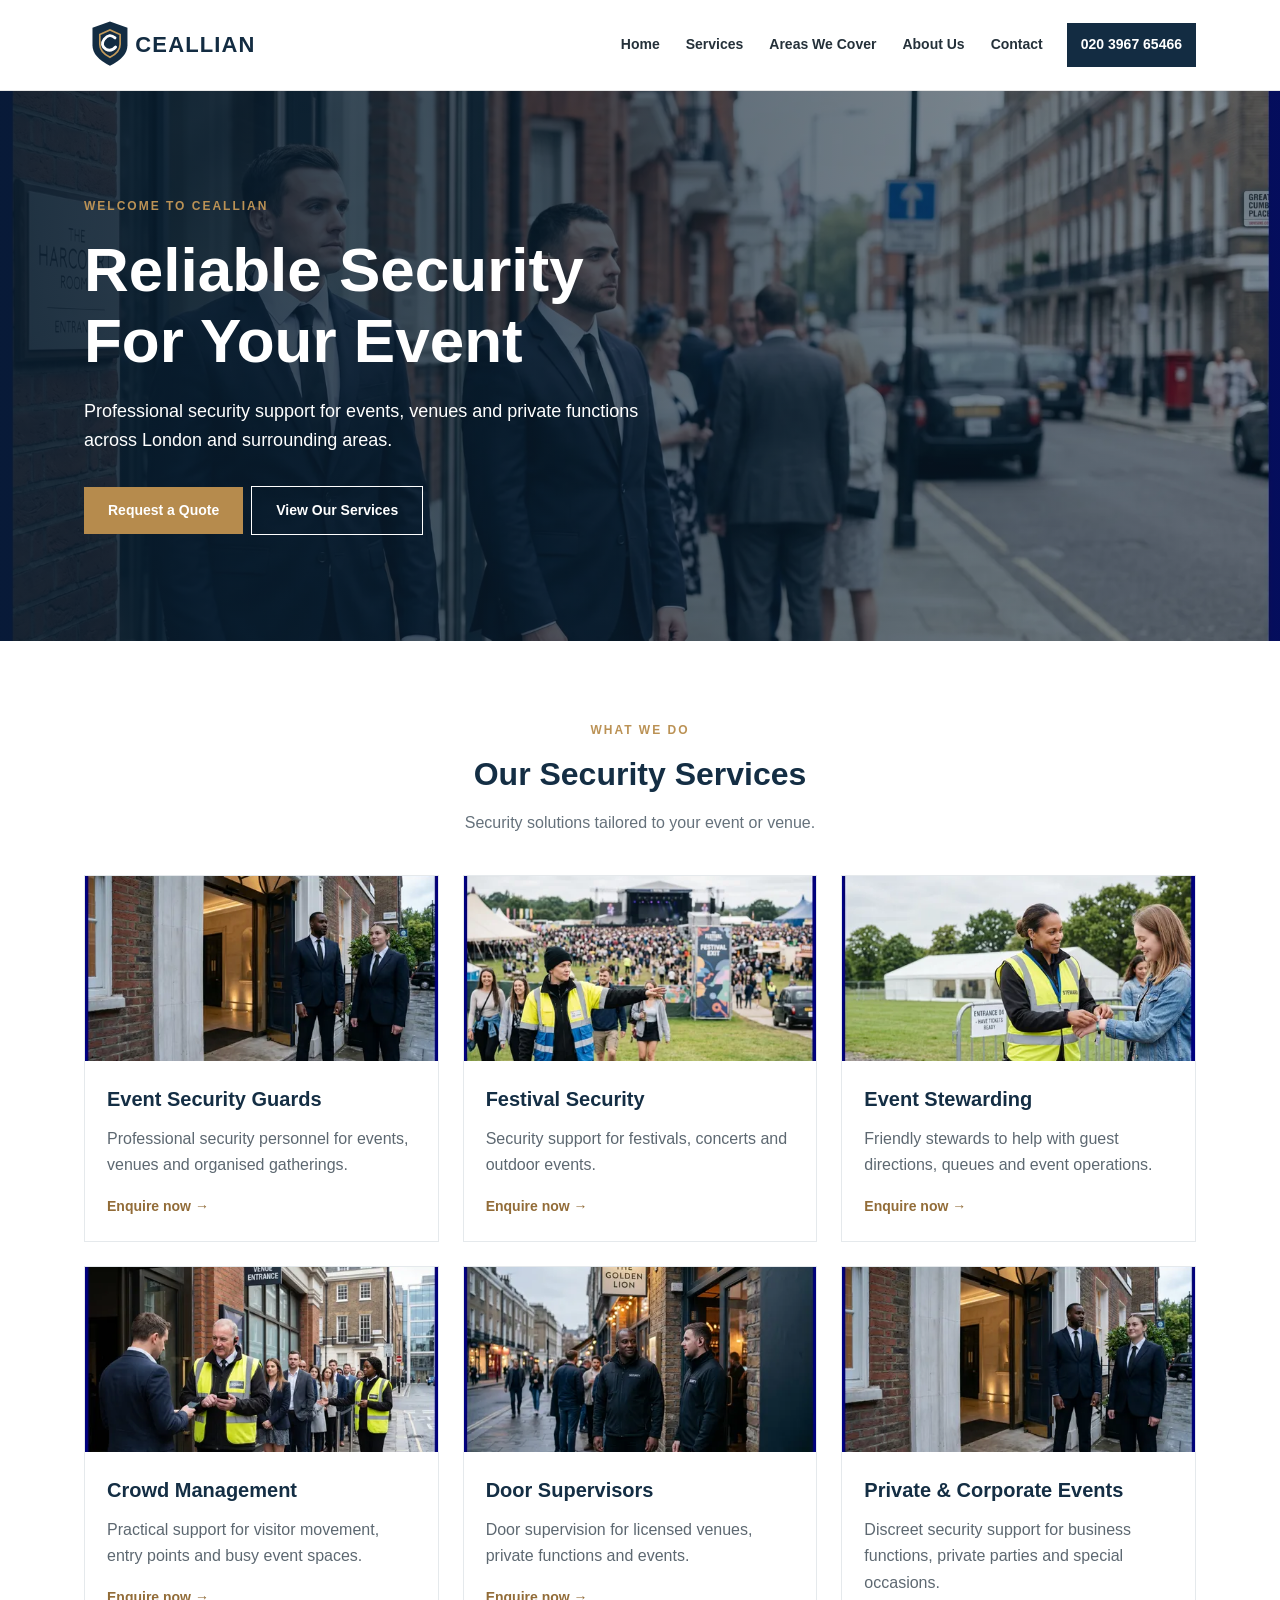
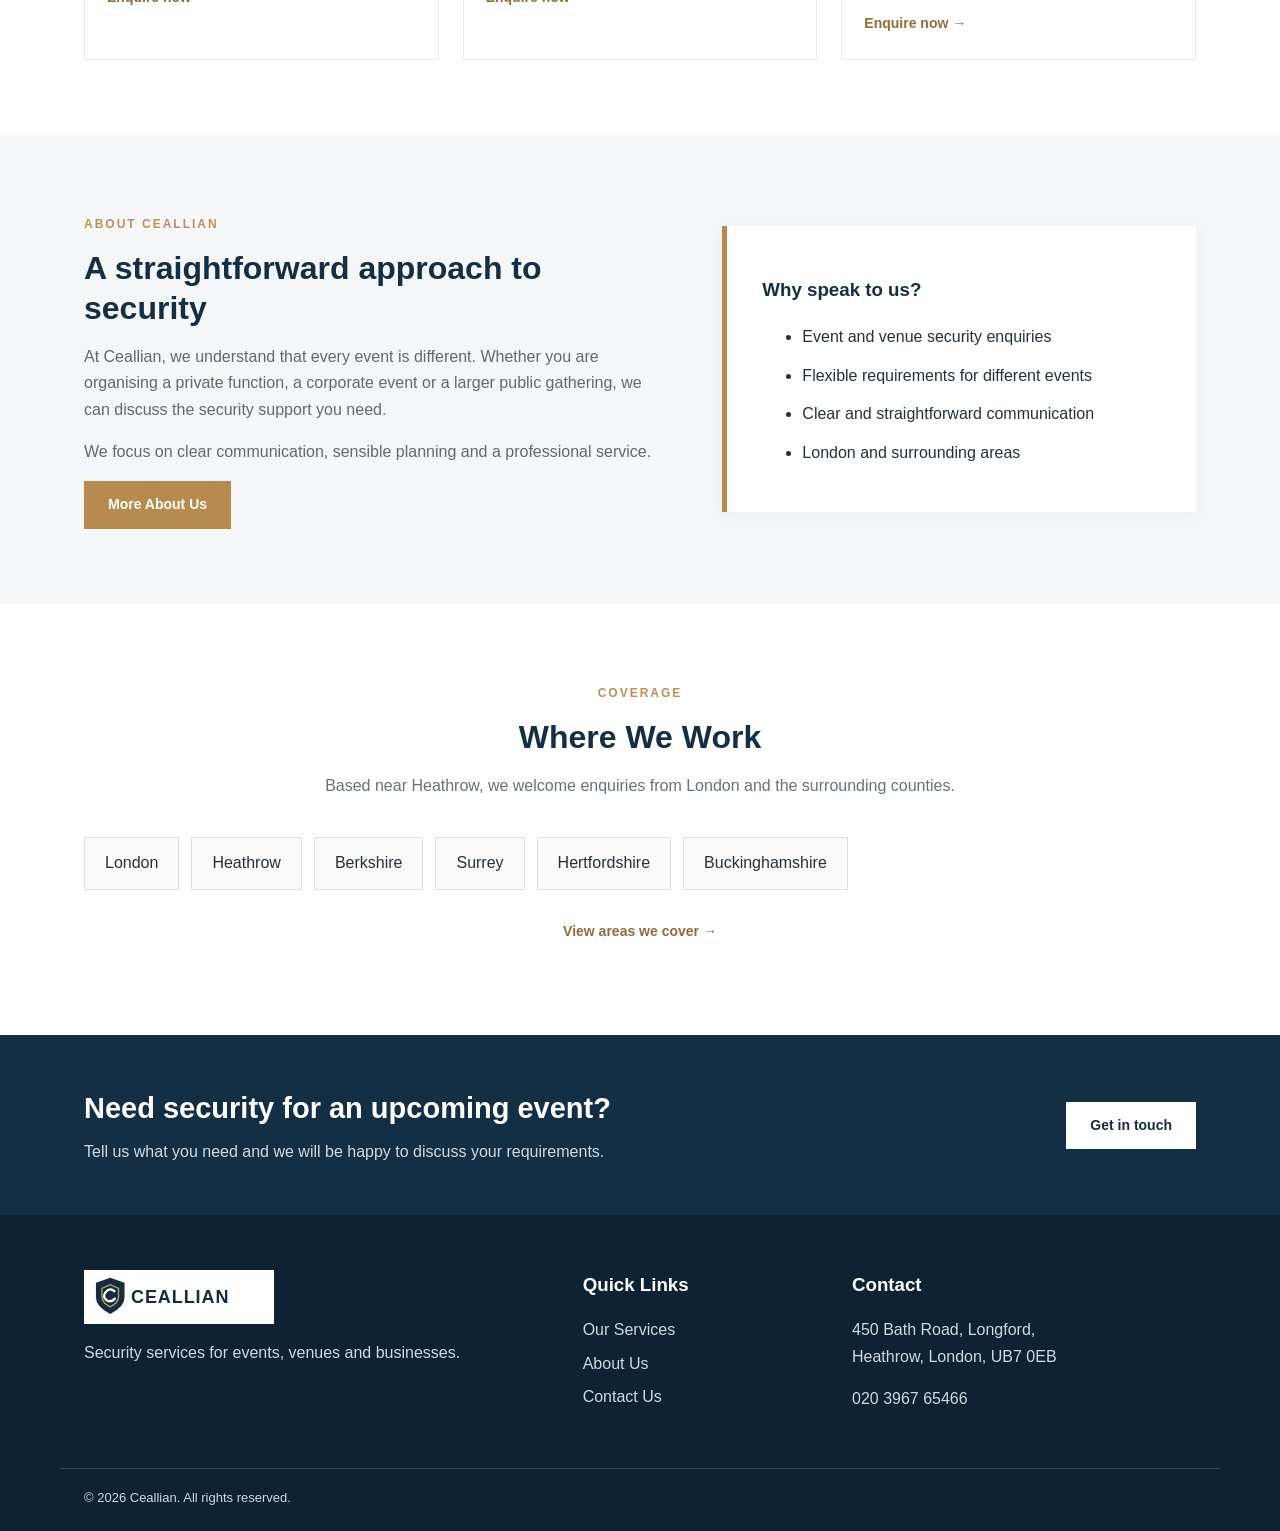
<file: index.html>
<!doctype html><html lang="en"><head><meta charset="utf-8"><meta name="viewport" content="width=device-width,initial-scale=1"><meta name="description" content="Ceallian provides event security and security services in London and surrounding areas."><title>Home | Ceallian Security</title><link rel="icon" href="/favicon.svg" type="image/svg+xml"><link rel="stylesheet" href="/css/style.css"></head><body><header class="site-header"><div class="wrap header-inner"><a href="/" class="brand"><img src="/logo.svg" alt="Ceallian"></a><button class="menu-button" aria-label="Open menu" aria-expanded="false">☰ Menu</button><nav class="main-nav"><a href="/">Home</a><a href="/services">Services</a><a href="/areas">Areas We Cover</a><a href="/about">About Us</a><a href="/contact">Contact</a></nav><a class="header-call" href="tel:020396765466">020 3967 65466</a></div></header><section class="hero"><div class="hero-overlay"><div class="wrap hero-copy"><span class="eyebrow">WELCOME TO CEALLIAN</span><h1>Reliable Security<br>For Your Event</h1><p>Professional security support for events, venues and private functions across London and surrounding areas.</p><div class="hero-buttons"><a class="btn" href="/contact">Request a Quote</a><a class="btn outline" href="/services">View Our Services</a></div></div></div></section><section class="section"><div class="wrap"><div class="section-head"><span class="eyebrow">WHAT WE DO</span><h2>Our Security Services</h2><p>Security solutions tailored to your event or venue.</p></div><div class="cards"><article class="card"><a href="/services"><img src="/images/event-security.webp" alt="Event Security Guards"></a><div class="card-body"><h3>Event Security Guards</h3><p>Professional security personnel for events, venues and organised gatherings.</p><a class="text-link" href="/contact">Enquire now →</a></div></article><article class="card"><a href="/services"><img src="/images/festival-security.webp" alt="Festival Security"></a><div class="card-body"><h3>Festival Security</h3><p>Security support for festivals, concerts and outdoor events.</p><a class="text-link" href="/contact">Enquire now →</a></div></article><article class="card"><a href="/services"><img src="/images/event-stewarding.webp" alt="Event Stewarding"></a><div class="card-body"><h3>Event Stewarding</h3><p>Friendly stewards to help with guest directions, queues and event operations.</p><a class="text-link" href="/contact">Enquire now →</a></div></article><article class="card"><a href="/services"><img src="/images/crowd-management.webp" alt="Crowd Management"></a><div class="card-body"><h3>Crowd Management</h3><p>Practical support for visitor movement, entry points and busy event spaces.</p><a class="text-link" href="/contact">Enquire now →</a></div></article><article class="card"><a href="/services"><img src="/images/door-supervisors.webp" alt="Door Supervisors"></a><div class="card-body"><h3>Door Supervisors</h3><p>Door supervision for licensed venues, private functions and events.</p><a class="text-link" href="/contact">Enquire now →</a></div></article><article class="card"><a href="/services"><img src="/images/event-security.webp" alt="Private & Corporate Events"></a><div class="card-body"><h3>Private & Corporate Events</h3><p>Discreet security support for business functions, private parties and special occasions.</p><a class="text-link" href="/contact">Enquire now →</a></div></article></div></div></section><section class="section pale"><div class="wrap two-col"><div><span class="eyebrow">ABOUT CEALLIAN</span><h2>A straightforward approach to security</h2><p>At Ceallian, we understand that every event is different. Whether you are organising a private function, a corporate event or a larger public gathering, we can discuss the security support you need.</p><p>We focus on clear communication, sensible planning and a professional service.</p><a class="btn" href="/about">More About Us</a></div><div class="info-box"><h3>Why speak to us?</h3><ul><li>Event and venue security enquiries</li><li>Flexible requirements for different events</li><li>Clear and straightforward communication</li><li>London and surrounding areas</li></ul></div></div></section><section class="section"><div class="wrap"><div class="section-head"><span class="eyebrow">COVERAGE</span><h2>Where We Work</h2><p>Based near Heathrow, we welcome enquiries from London and the surrounding counties.</p></div><div class="areas"><span>London</span><span>Heathrow</span><span>Berkshire</span><span>Surrey</span><span>Hertfordshire</span><span>Buckinghamshire</span></div><p class="center"><a class="text-link" href="/areas">View areas we cover →</a></p></div></section><section class="cta"><div class="wrap cta-inner"><div><h2>Need security for an upcoming event?</h2><p>Tell us what you need and we will be happy to discuss your requirements.</p></div><a class="btn light" href="/contact">Get in touch</a></div></section><footer class="footer"><div class="wrap foot-grid"><div><img src="/logo.svg" alt="Ceallian" class="foot-logo"><p>Security services for events, venues and businesses.</p></div><div><h3>Quick Links</h3><a href="/services">Our Services</a><a href="/about">About Us</a><a href="/contact">Contact Us</a></div><div><h3>Contact</h3><p>450 Bath Road, Longford,<br>Heathrow, London, UB7 0EB</p><p><a href="tel:020396765466">020 3967 65466</a></p></div></div><div class="wrap bottom">© <span id="year"></span> Ceallian. All rights reserved.</div></footer><script src="/js/script.js"></script></body></html>
</file>
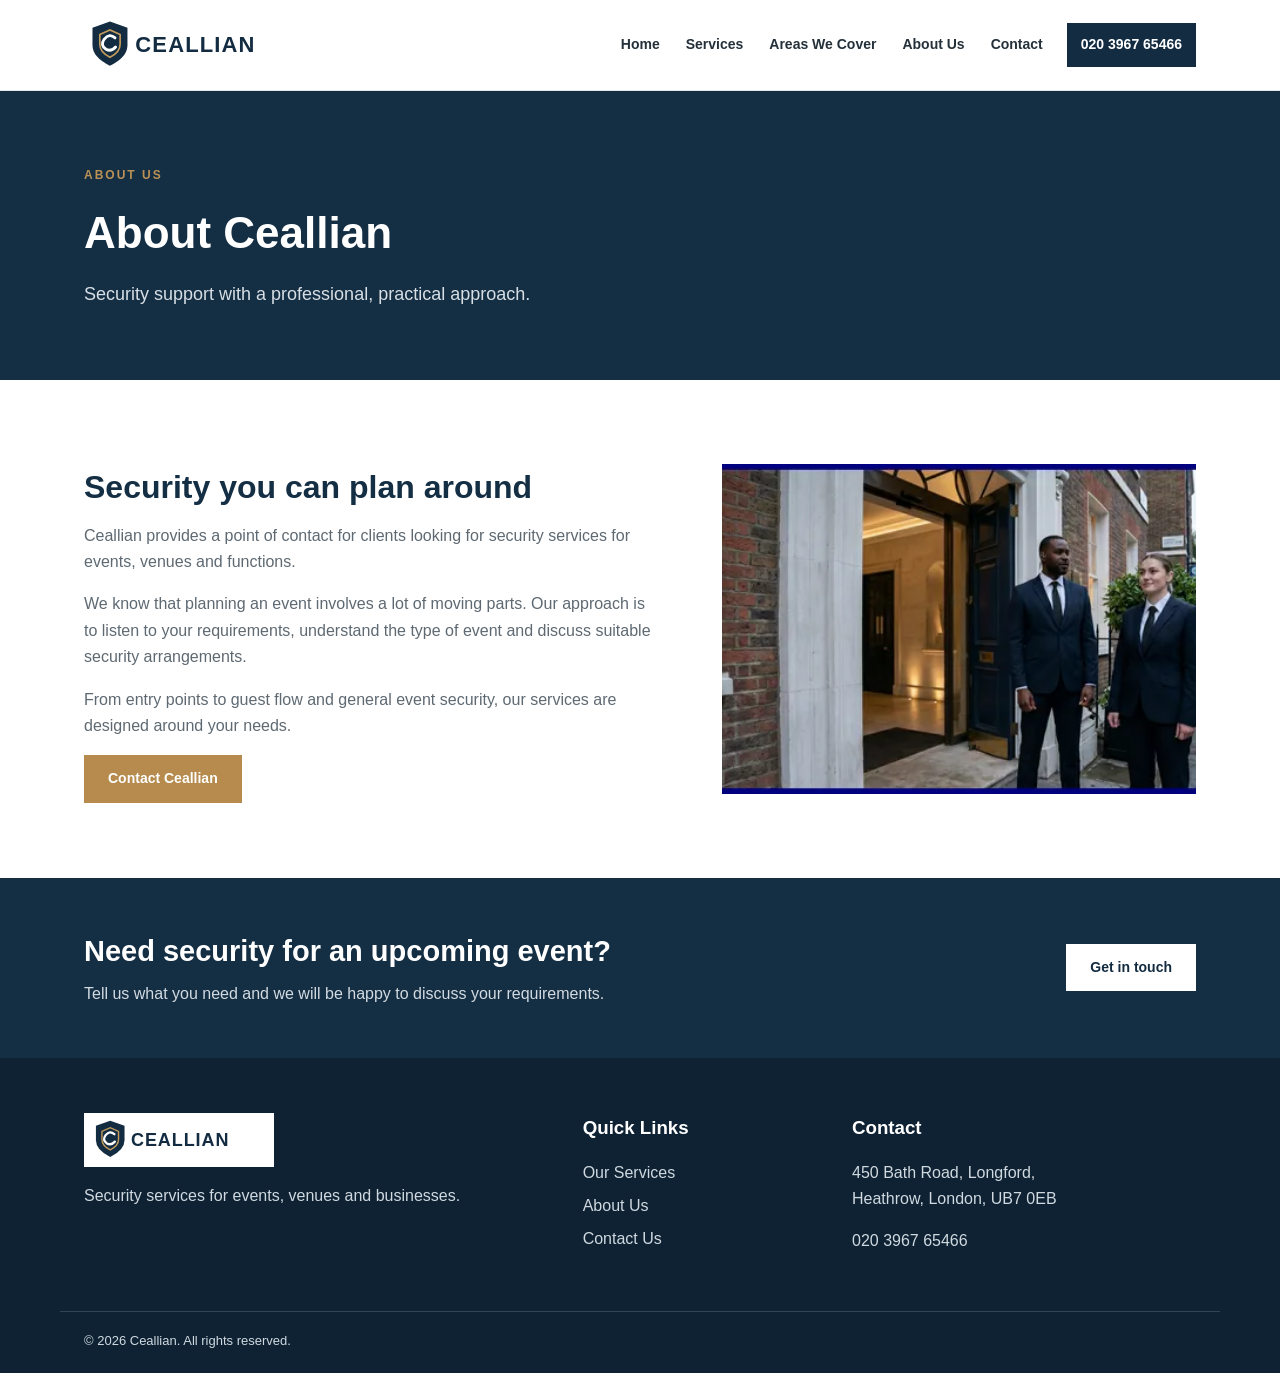
<file: about/index.html>
<!doctype html><html lang="en"><head><meta charset="utf-8"><meta name="viewport" content="width=device-width,initial-scale=1"><meta name="description" content="Ceallian provides event security and security services in London and surrounding areas."><title>About Us | Ceallian Security</title><link rel="icon" href="/favicon.svg" type="image/svg+xml"><link rel="stylesheet" href="/css/style.css"></head><body><header class="site-header"><div class="wrap header-inner"><a href="/" class="brand"><img src="/logo.svg" alt="Ceallian"></a><button class="menu-button" aria-label="Open menu" aria-expanded="false">☰ Menu</button><nav class="main-nav"><a href="/">Home</a><a href="/services">Services</a><a href="/areas">Areas We Cover</a><a href="/about">About Us</a><a href="/contact">Contact</a></nav><a class="header-call" href="tel:020396765466">020 3967 65466</a></div></header><section class="page-title"><div class="wrap"><span class="eyebrow">ABOUT US</span><h1>About Ceallian</h1><p>Security support with a professional, practical approach.</p></div></section><section class="section"><div class="wrap two-col"><div><h2>Security you can plan around</h2><p>Ceallian provides a point of contact for clients looking for security services for events, venues and functions.</p><p>We know that planning an event involves a lot of moving parts. Our approach is to listen to your requirements, understand the type of event and discuss suitable security arrangements.</p><p>From entry points to guest flow and general event security, our services are designed around your needs.</p><a class="btn" href="/contact">Contact Ceallian</a></div><img class="feature-img" src="/images/event-security.webp" alt="Event security"></div></section><section class="cta"><div class="wrap cta-inner"><div><h2>Need security for an upcoming event?</h2><p>Tell us what you need and we will be happy to discuss your requirements.</p></div><a class="btn light" href="/contact">Get in touch</a></div></section><footer class="footer"><div class="wrap foot-grid"><div><img src="/logo.svg" alt="Ceallian" class="foot-logo"><p>Security services for events, venues and businesses.</p></div><div><h3>Quick Links</h3><a href="/services">Our Services</a><a href="/about">About Us</a><a href="/contact">Contact Us</a></div><div><h3>Contact</h3><p>450 Bath Road, Longford,<br>Heathrow, London, UB7 0EB</p><p><a href="tel:020396765466">020 3967 65466</a></p></div></div><div class="wrap bottom">© <span id="year"></span> Ceallian. All rights reserved.</div></footer><script src="/js/script.js"></script></body></html>
</file>
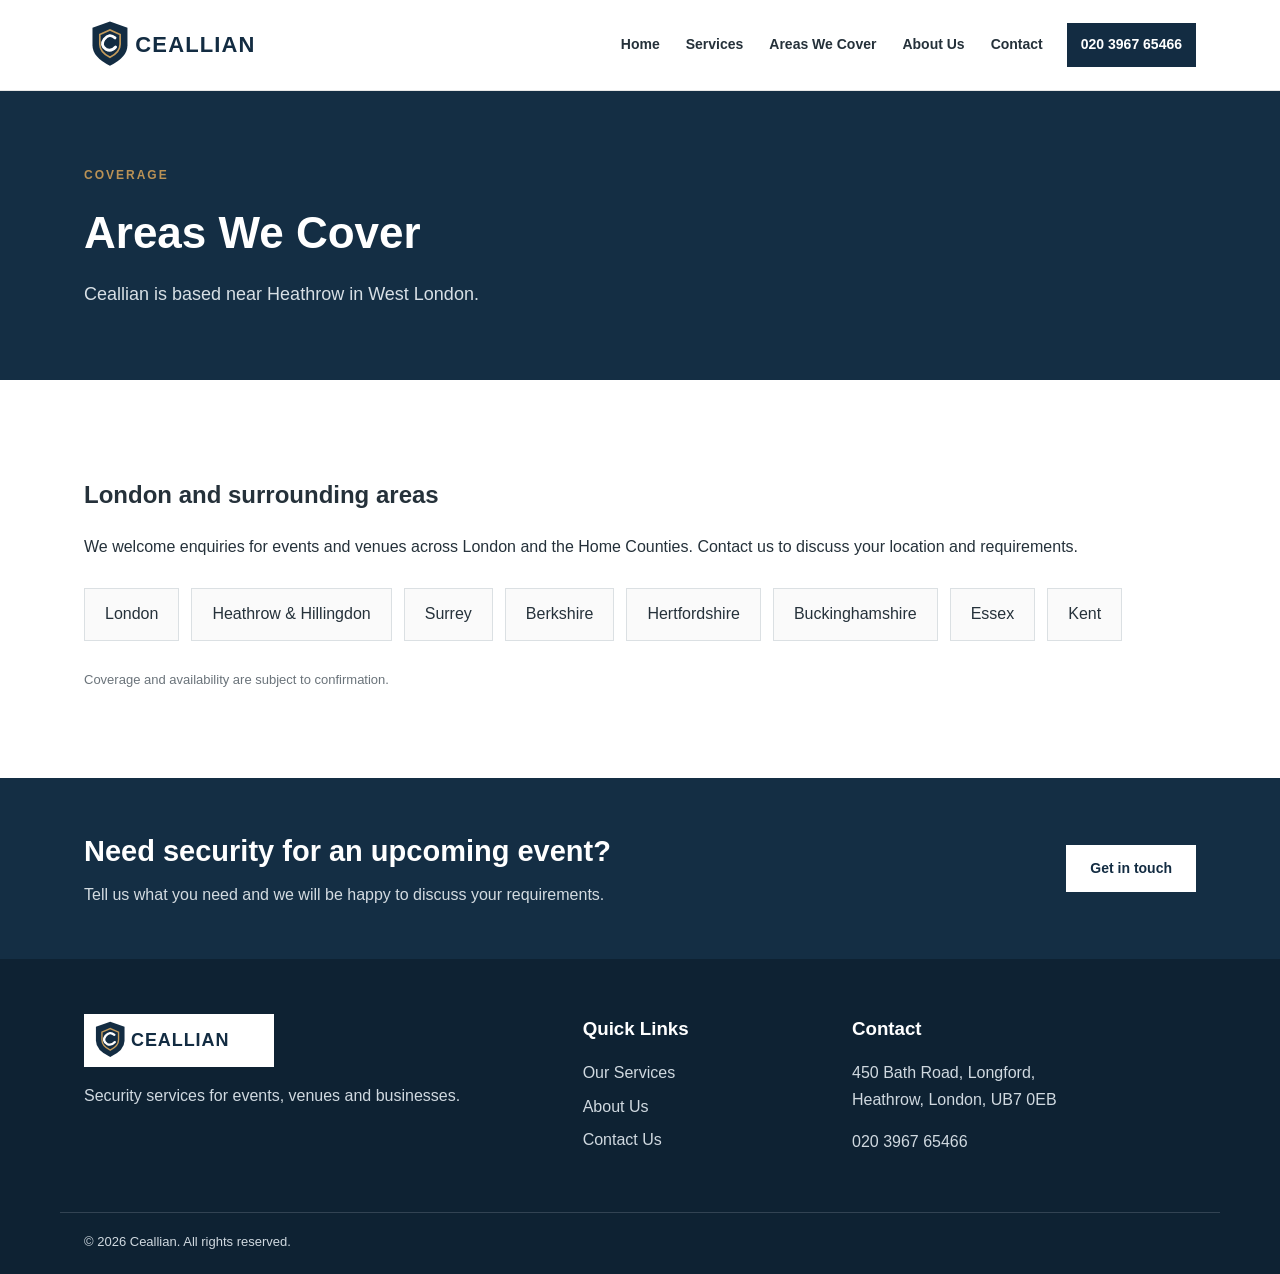
<file: areas/index.html>
<!doctype html><html lang="en"><head><meta charset="utf-8"><meta name="viewport" content="width=device-width,initial-scale=1"><meta name="description" content="Ceallian provides event security and security services in London and surrounding areas."><title>Areas We Cover | Ceallian Security</title><link rel="icon" href="/favicon.svg" type="image/svg+xml"><link rel="stylesheet" href="/css/style.css"></head><body><header class="site-header"><div class="wrap header-inner"><a href="/" class="brand"><img src="/logo.svg" alt="Ceallian"></a><button class="menu-button" aria-label="Open menu" aria-expanded="false">☰ Menu</button><nav class="main-nav"><a href="/">Home</a><a href="/services">Services</a><a href="/areas">Areas We Cover</a><a href="/about">About Us</a><a href="/contact">Contact</a></nav><a class="header-call" href="tel:020396765466">020 3967 65466</a></div></header><section class="page-title"><div class="wrap"><span class="eyebrow">COVERAGE</span><h1>Areas We Cover</h1><p>Ceallian is based near Heathrow in West London.</p></div></section><section class="section"><div class="wrap"><h2>London and surrounding areas</h2><p>We welcome enquiries for events and venues across London and the Home Counties. Contact us to discuss your location and requirements.</p><div class="areas"><span>London</span><span>Heathrow & Hillingdon</span><span>Surrey</span><span>Berkshire</span><span>Hertfordshire</span><span>Buckinghamshire</span><span>Essex</span><span>Kent</span></div><p class="small-note">Coverage and availability are subject to confirmation.</p></div></section><section class="cta"><div class="wrap cta-inner"><div><h2>Need security for an upcoming event?</h2><p>Tell us what you need and we will be happy to discuss your requirements.</p></div><a class="btn light" href="/contact">Get in touch</a></div></section><footer class="footer"><div class="wrap foot-grid"><div><img src="/logo.svg" alt="Ceallian" class="foot-logo"><p>Security services for events, venues and businesses.</p></div><div><h3>Quick Links</h3><a href="/services">Our Services</a><a href="/about">About Us</a><a href="/contact">Contact Us</a></div><div><h3>Contact</h3><p>450 Bath Road, Longford,<br>Heathrow, London, UB7 0EB</p><p><a href="tel:020396765466">020 3967 65466</a></p></div></div><div class="wrap bottom">© <span id="year"></span> Ceallian. All rights reserved.</div></footer><script src="/js/script.js"></script></body></html>
</file>
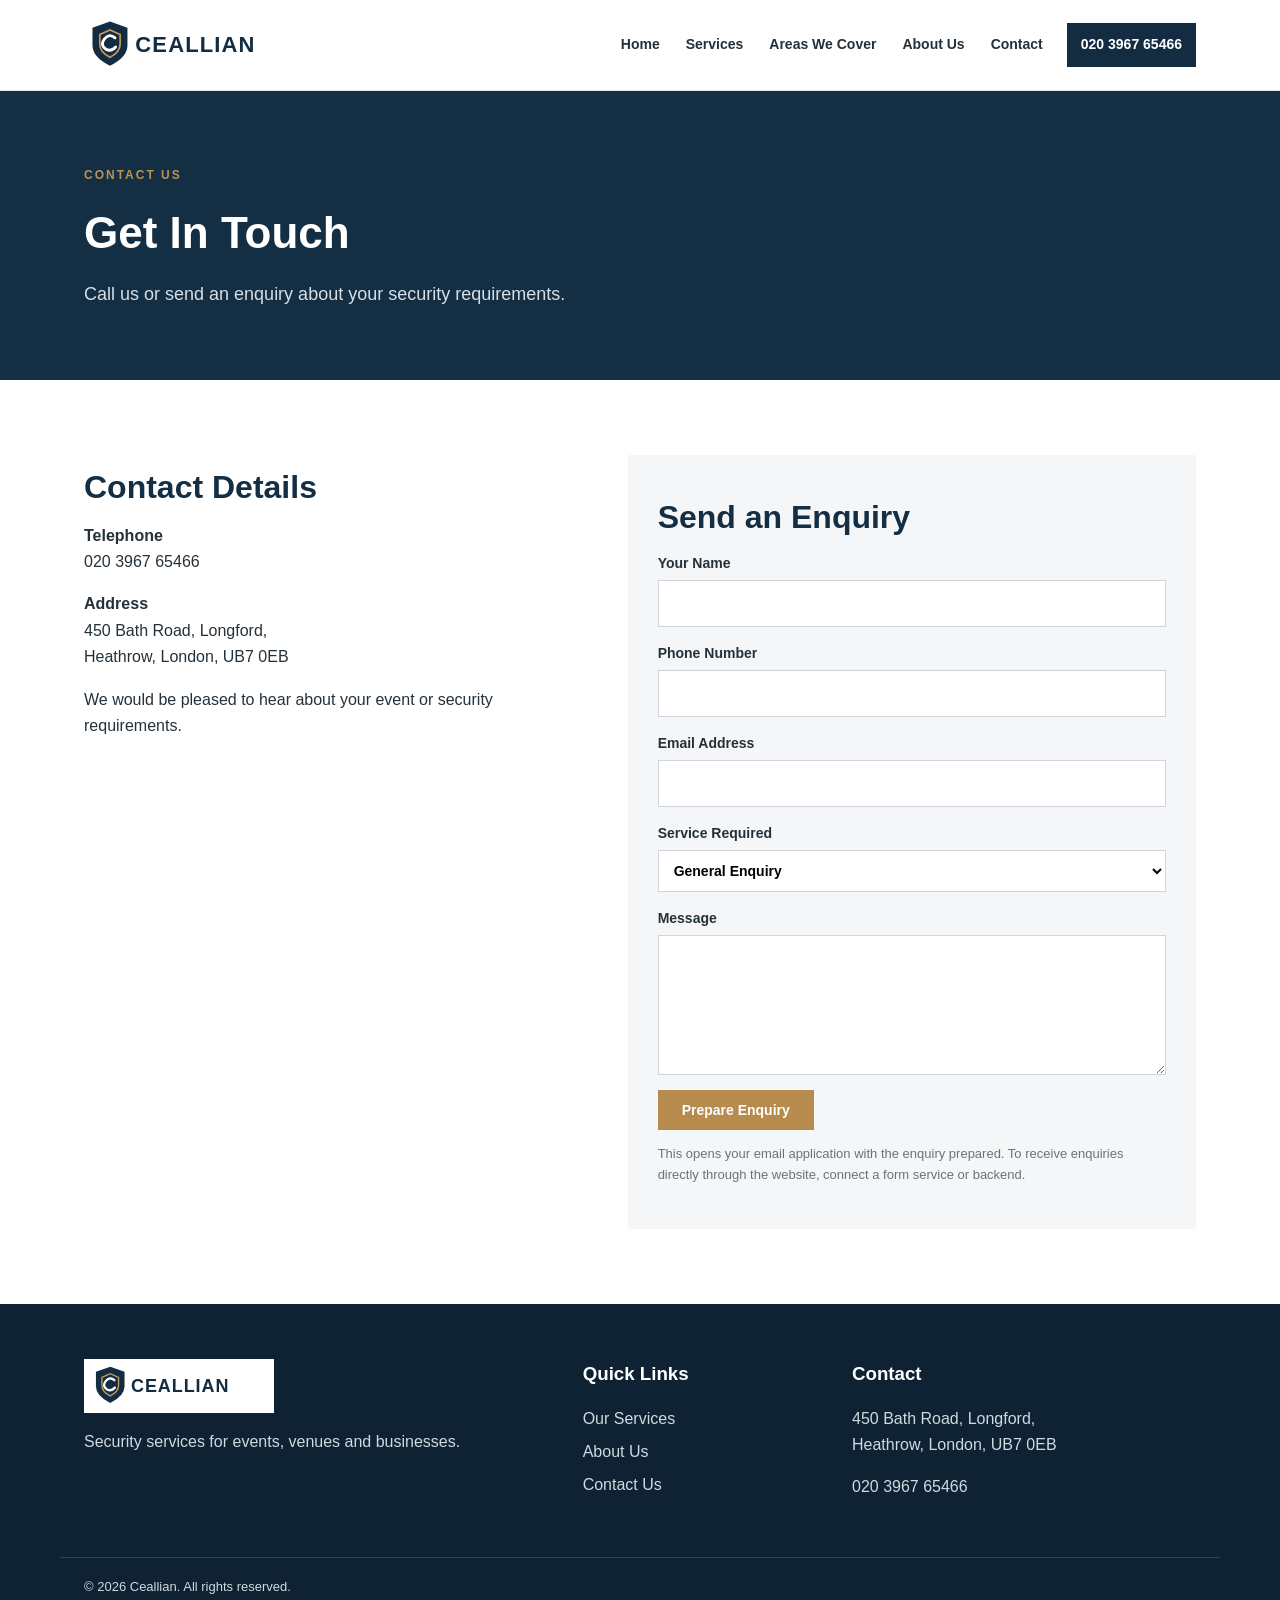
<file: contact/index.html>
<!doctype html><html lang="en"><head><meta charset="utf-8"><meta name="viewport" content="width=device-width,initial-scale=1"><meta name="description" content="Ceallian provides event security and security services in London and surrounding areas."><title>Contact Us | Ceallian Security</title><link rel="icon" href="/favicon.svg" type="image/svg+xml"><link rel="stylesheet" href="/css/style.css"></head><body><header class="site-header"><div class="wrap header-inner"><a href="/" class="brand"><img src="/logo.svg" alt="Ceallian"></a><button class="menu-button" aria-label="Open menu" aria-expanded="false">☰ Menu</button><nav class="main-nav"><a href="/">Home</a><a href="/services">Services</a><a href="/areas">Areas We Cover</a><a href="/about">About Us</a><a href="/contact">Contact</a></nav><a class="header-call" href="tel:020396765466">020 3967 65466</a></div></header><section class="page-title"><div class="wrap"><span class="eyebrow">CONTACT US</span><h1>Get In Touch</h1><p>Call us or send an enquiry about your security requirements.</p></div></section><section class="section"><div class="wrap contact-grid"><div><h2>Contact Details</h2><p><strong>Telephone</strong><br><a href="tel:020396765466">020 3967 65466</a></p><p><strong>Address</strong><br>450 Bath Road, Longford,<br>Heathrow, London, UB7 0EB</p><p>We would be pleased to hear about your event or security requirements.</p></div><form id="contact-form" class="contact-form"><h2>Send an Enquiry</h2><label>Your Name<input name="name" required autocomplete="name"></label><label>Phone Number<input name="phone" type="tel" required autocomplete="tel"></label><label>Email Address<input name="email" type="email" required autocomplete="email"></label><label>Service Required<select name="service"><option>General Enquiry</option><option>Event Security Guards</option><option>Festival Security</option><option>Event Stewarding</option><option>Crowd Management</option><option>Door Supervisors</option><option>Private & Corporate Events</option></select></label><label>Message<textarea name="message" rows="5" required></textarea></label><button class="btn" type="submit">Prepare Enquiry</button><p class="form-help">This opens your email application with the enquiry prepared. To receive enquiries directly through the website, connect a form service or backend.</p></form></div></section><footer class="footer"><div class="wrap foot-grid"><div><img src="/logo.svg" alt="Ceallian" class="foot-logo"><p>Security services for events, venues and businesses.</p></div><div><h3>Quick Links</h3><a href="/services">Our Services</a><a href="/about">About Us</a><a href="/contact">Contact Us</a></div><div><h3>Contact</h3><p>450 Bath Road, Longford,<br>Heathrow, London, UB7 0EB</p><p><a href="tel:020396765466">020 3967 65466</a></p></div></div><div class="wrap bottom">© <span id="year"></span> Ceallian. All rights reserved.</div></footer><script src="/js/script.js"></script></body></html>
</file>
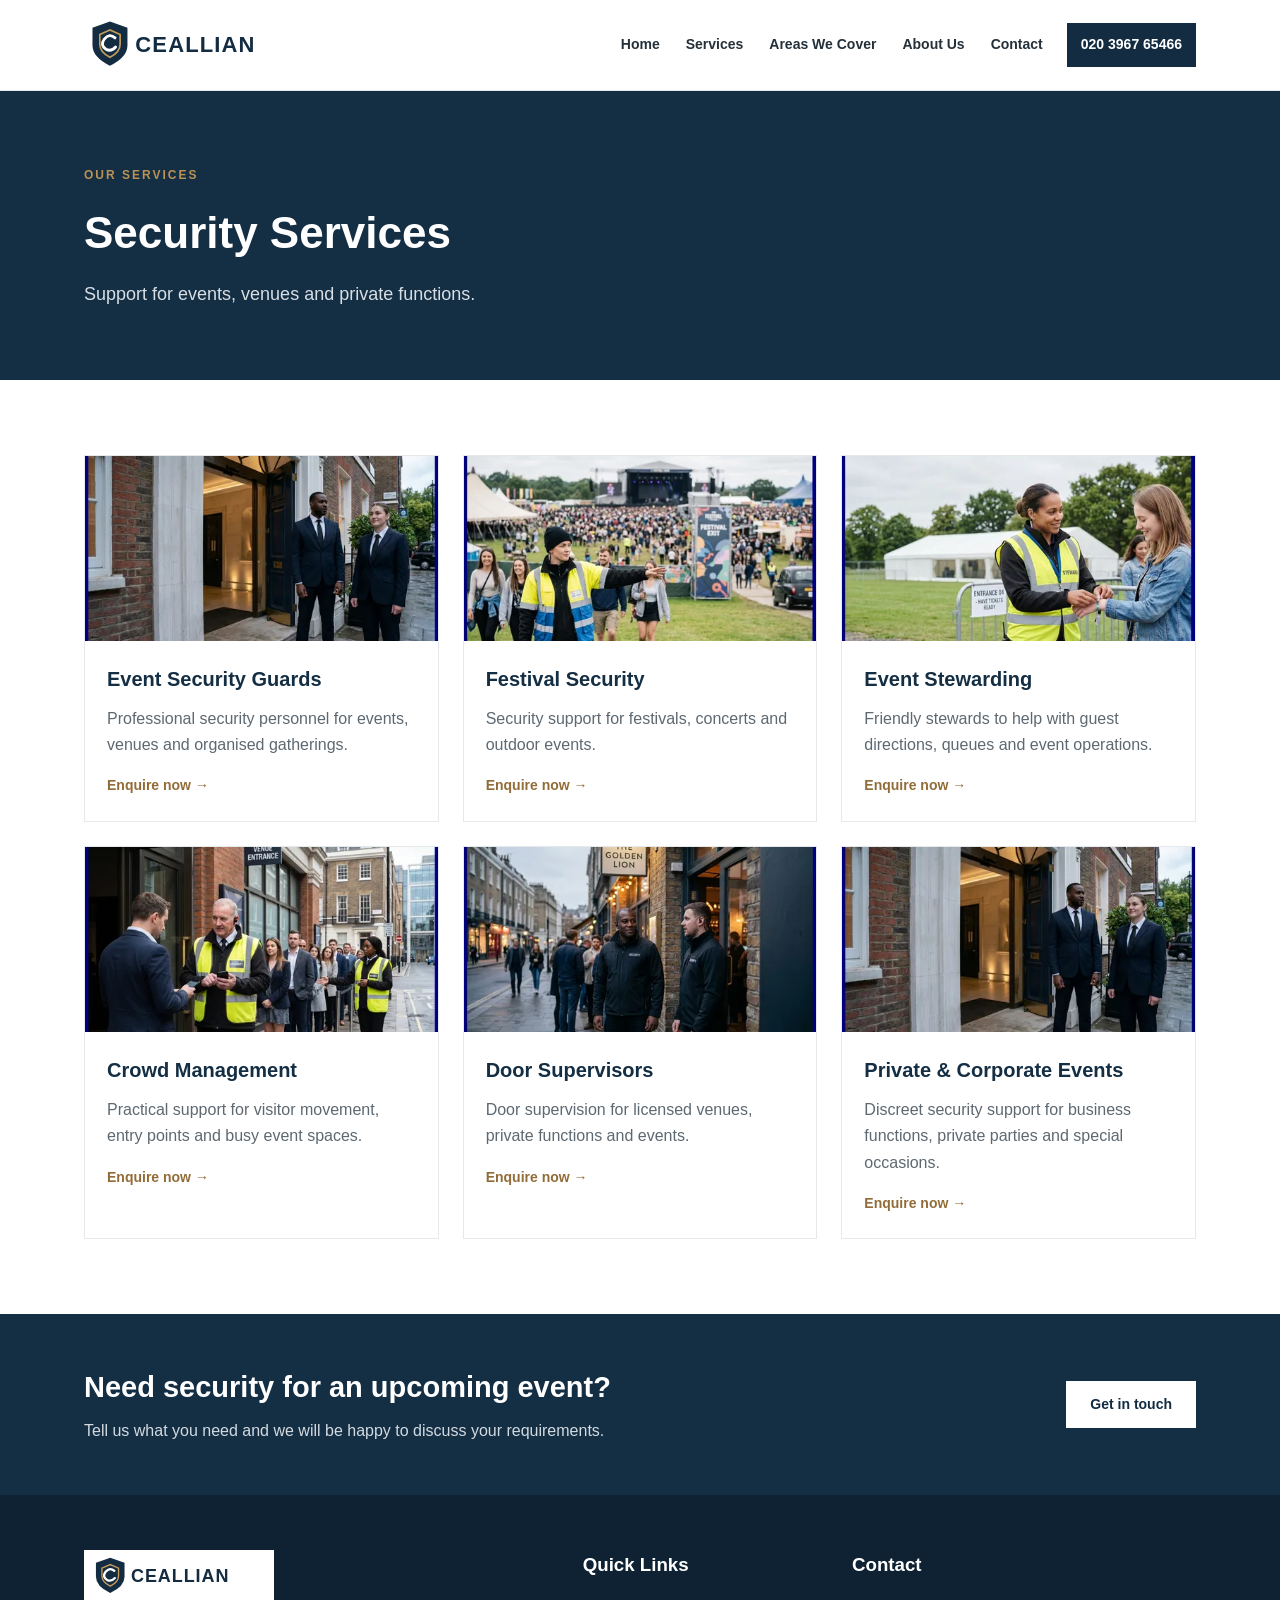
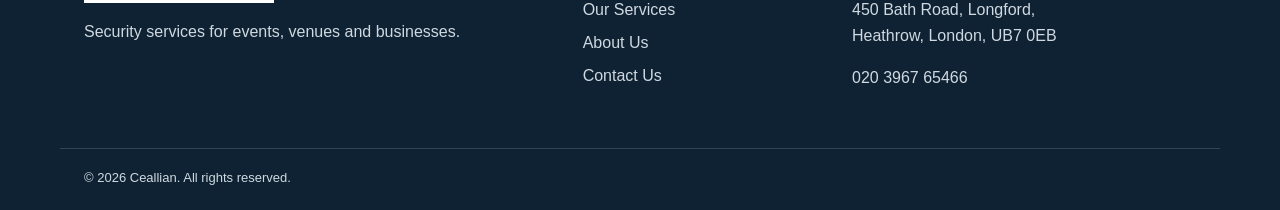
<file: services/index.html>
<!doctype html><html lang="en"><head><meta charset="utf-8"><meta name="viewport" content="width=device-width,initial-scale=1"><meta name="description" content="Ceallian provides event security and security services in London and surrounding areas."><title>Our Services | Ceallian Security</title><link rel="icon" href="/favicon.svg" type="image/svg+xml"><link rel="stylesheet" href="/css/style.css"></head><body><header class="site-header"><div class="wrap header-inner"><a href="/" class="brand"><img src="/logo.svg" alt="Ceallian"></a><button class="menu-button" aria-label="Open menu" aria-expanded="false">☰ Menu</button><nav class="main-nav"><a href="/">Home</a><a href="/services">Services</a><a href="/areas">Areas We Cover</a><a href="/about">About Us</a><a href="/contact">Contact</a></nav><a class="header-call" href="tel:020396765466">020 3967 65466</a></div></header><section class="page-title"><div class="wrap"><span class="eyebrow">OUR SERVICES</span><h1>Security Services</h1><p>Support for events, venues and private functions.</p></div></section><section class="section"><div class="wrap"><div class="cards"><article class="card"><a href="/services"><img src="/images/event-security.webp" alt="Event Security Guards"></a><div class="card-body"><h3>Event Security Guards</h3><p>Professional security personnel for events, venues and organised gatherings.</p><a class="text-link" href="/contact">Enquire now →</a></div></article><article class="card"><a href="/services"><img src="/images/festival-security.webp" alt="Festival Security"></a><div class="card-body"><h3>Festival Security</h3><p>Security support for festivals, concerts and outdoor events.</p><a class="text-link" href="/contact">Enquire now →</a></div></article><article class="card"><a href="/services"><img src="/images/event-stewarding.webp" alt="Event Stewarding"></a><div class="card-body"><h3>Event Stewarding</h3><p>Friendly stewards to help with guest directions, queues and event operations.</p><a class="text-link" href="/contact">Enquire now →</a></div></article><article class="card"><a href="/services"><img src="/images/crowd-management.webp" alt="Crowd Management"></a><div class="card-body"><h3>Crowd Management</h3><p>Practical support for visitor movement, entry points and busy event spaces.</p><a class="text-link" href="/contact">Enquire now →</a></div></article><article class="card"><a href="/services"><img src="/images/door-supervisors.webp" alt="Door Supervisors"></a><div class="card-body"><h3>Door Supervisors</h3><p>Door supervision for licensed venues, private functions and events.</p><a class="text-link" href="/contact">Enquire now →</a></div></article><article class="card"><a href="/services"><img src="/images/event-security.webp" alt="Private & Corporate Events"></a><div class="card-body"><h3>Private & Corporate Events</h3><p>Discreet security support for business functions, private parties and special occasions.</p><a class="text-link" href="/contact">Enquire now →</a></div></article></div></div></section><section class="cta"><div class="wrap cta-inner"><div><h2>Need security for an upcoming event?</h2><p>Tell us what you need and we will be happy to discuss your requirements.</p></div><a class="btn light" href="/contact">Get in touch</a></div></section><footer class="footer"><div class="wrap foot-grid"><div><img src="/logo.svg" alt="Ceallian" class="foot-logo"><p>Security services for events, venues and businesses.</p></div><div><h3>Quick Links</h3><a href="/services">Our Services</a><a href="/about">About Us</a><a href="/contact">Contact Us</a></div><div><h3>Contact</h3><p>450 Bath Road, Longford,<br>Heathrow, London, UB7 0EB</p><p><a href="tel:020396765466">020 3967 65466</a></p></div></div><div class="wrap bottom">© <span id="year"></span> Ceallian. All rights reserved.</div></footer><script src="/js/script.js"></script></body></html>
</file>
<file: css/style.css>
*{box-sizing:border-box}html{scroll-behavior:smooth}body{margin:0;color:#25313a;background:#fff;font-family:Arial,Helvetica,sans-serif;font-size:16px;line-height:1.65}a{color:inherit;text-decoration:none}img{max-width:100%;display:block}.wrap{max-width:1160px;margin:auto;padding:0 24px}.site-header{background:#fff;border-bottom:1px solid #e6e6e6;position:relative;z-index:10}.header-inner{display:flex;align-items:center;min-height:90px;gap:24px}.brand img{width:220px}.main-nav{display:flex;align-items:center;gap:26px;margin-left:auto}.main-nav a{font-size:14px;font-weight:600}.main-nav a:hover,.text-link:hover{color:#a47c40}.header-call{background:#132c42;color:white;padding:10px 14px;font-size:14px;font-weight:bold;white-space:nowrap}.menu-button{display:none}.hero{background:#182d40 url('/images/hero.webp') center center/cover no-repeat}.hero-overlay{background:linear-gradient(90deg,rgba(9,29,47,.89),rgba(9,29,47,.44));min-height:550px;display:flex;align-items:center}.hero-copy{width:100%;color:white;padding-top:80px;padding-bottom:85px}.eyebrow{color:#bb9255;font-size:12px;font-weight:bold;letter-spacing:2px}.hero h1{font-size:clamp(38px,5vw,62px);line-height:1.15;margin:16px 0 20px;max-width:650px}.hero p{max-width:570px;font-size:18px;margin-bottom:30px}.btn{background:#b68b4d;color:#fff;display:inline-block;padding:12px 24px;border:0;font-weight:bold;font-size:14px;cursor:pointer}.btn:hover{background:#9c753c}.btn.outline{background:transparent;border:1px solid white;margin-left:8px}.btn.light{background:#fff;color:#132c42}.section{padding:75px 0}.pale{background:#f4f6f7}.section-head{text-align:center;max-width:650px;margin:0 auto 38px}.section-head h2,.two-col h2,.contact-grid h2{font-size:32px;line-height:1.25;margin:12px 0 15px;color:#142e44}.section-head p{color:#65717b}.cards{display:grid;grid-template-columns:repeat(3,1fr);gap:24px}.card{border:1px solid #e5e9ec;background:#fff}.card img{height:185px;width:100%;object-fit:cover}.card-body{padding:22px}.card h3{font-size:20px;color:#142e44;margin:0 0 10px}.card p{color:#5d6871;margin:0 0 14px}.text-link{color:#926c38;font-weight:bold;font-size:14px}.two-col{display:grid;grid-template-columns:1.2fr 1fr;gap:70px;align-items:center}.two-col p{color:#5e6972}.info-box{background:white;border-left:5px solid #b68b4d;padding:30px 35px;box-shadow:0 2px 14px #0000000b}.info-box h3{color:#142e44}.info-box li{margin-bottom:12px}.areas{display:flex;flex-wrap:wrap;gap:12px;margin:28px 0}.areas span{border:1px solid #dbe0e3;padding:12px 20px;background:#fafafa}.center{text-align:center}.cta{background:#142e44;color:white;padding:50px 0}.cta-inner{display:flex;align-items:center;justify-content:space-between;gap:30px}.cta h2{font-size:29px;margin:0}.cta p{margin:6px 0 0;color:#d3dbe1}.page-title{background:#142e44;color:white;padding:70px 0}.page-title h1{font-size:44px;margin:10px 0}.page-title p{margin:0;font-size:18px;color:#d7dfe5}.feature-img{width:100%;height:330px;object-fit:cover}.contact-grid{display:grid;grid-template-columns:1fr 1.2fr;gap:70px}.contact-form{background:#f5f6f7;padding:30px}.contact-form label{display:block;font-weight:bold;font-size:14px;margin-bottom:15px}.contact-form input,.contact-form select,.contact-form textarea{width:100%;display:block;border:1px solid #cfd5da;background:white;padding:11px;margin-top:5px;font:inherit}.form-help,.small-note{font-size:13px;color:#6a737a}.footer{background:#0e2233;color:#d0d9e0;padding-top:55px}.foot-grid{display:grid;grid-template-columns:2fr 1fr 1.5fr;gap:40px}.foot-logo{width:190px;background:#fff;padding:5px}.footer h3{color:#fff;margin:0 0 16px}.footer a{display:block;margin:7px 0}.footer a:hover{color:#d3aa69}.bottom{border-top:1px solid #324353;margin-top:40px;padding-top:18px;padding-bottom:22px;font-size:13px}@media(max-width:900px){.main-nav{gap:13px}.brand img{width:175px}.header-call{display:none}.cards{grid-template-columns:repeat(2,1fr)}}@media(max-width:680px){.header-inner{min-height:76px;justify-content:space-between}.menu-button{display:block;border:1px solid #ddd;background:white;padding:8px 12px}.main-nav{display:none;position:absolute;top:76px;left:0;right:0;background:#fff;padding:16px 24px;box-shadow:0 8px 10px #0001;flex-direction:column;align-items:flex-start}.main-nav.open{display:flex}.hero-overlay{min-height:470px}.hero-copy{padding-top:65px;padding-bottom:65px}.hero p{font-size:16px}.section{padding:50px 0}.cards,.two-col,.contact-grid,.foot-grid{grid-template-columns:1fr}.two-col,.contact-grid{gap:28px}.cta-inner{display:block}.cta .btn{margin-top:20px}.page-title{padding:45px 0}.page-title h1{font-size:35px}.foot-grid{gap:18px}}
</file>
